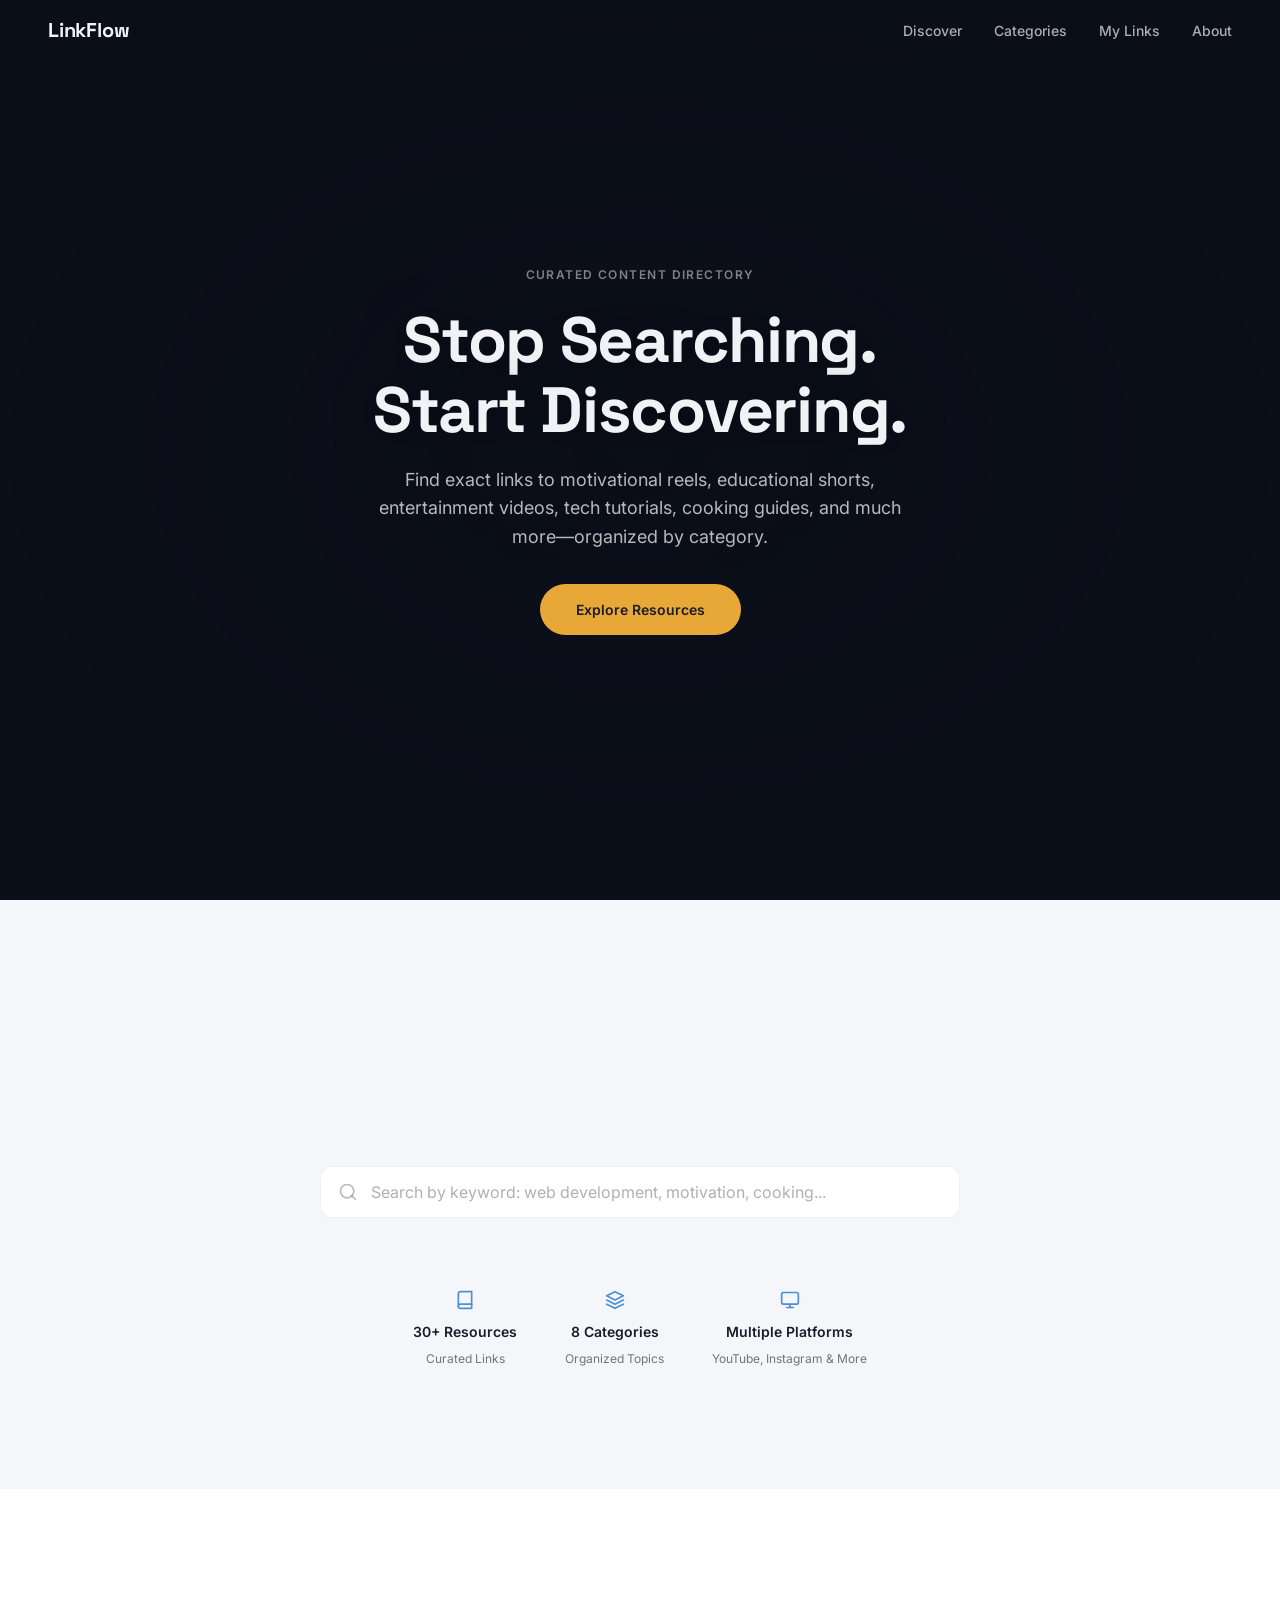
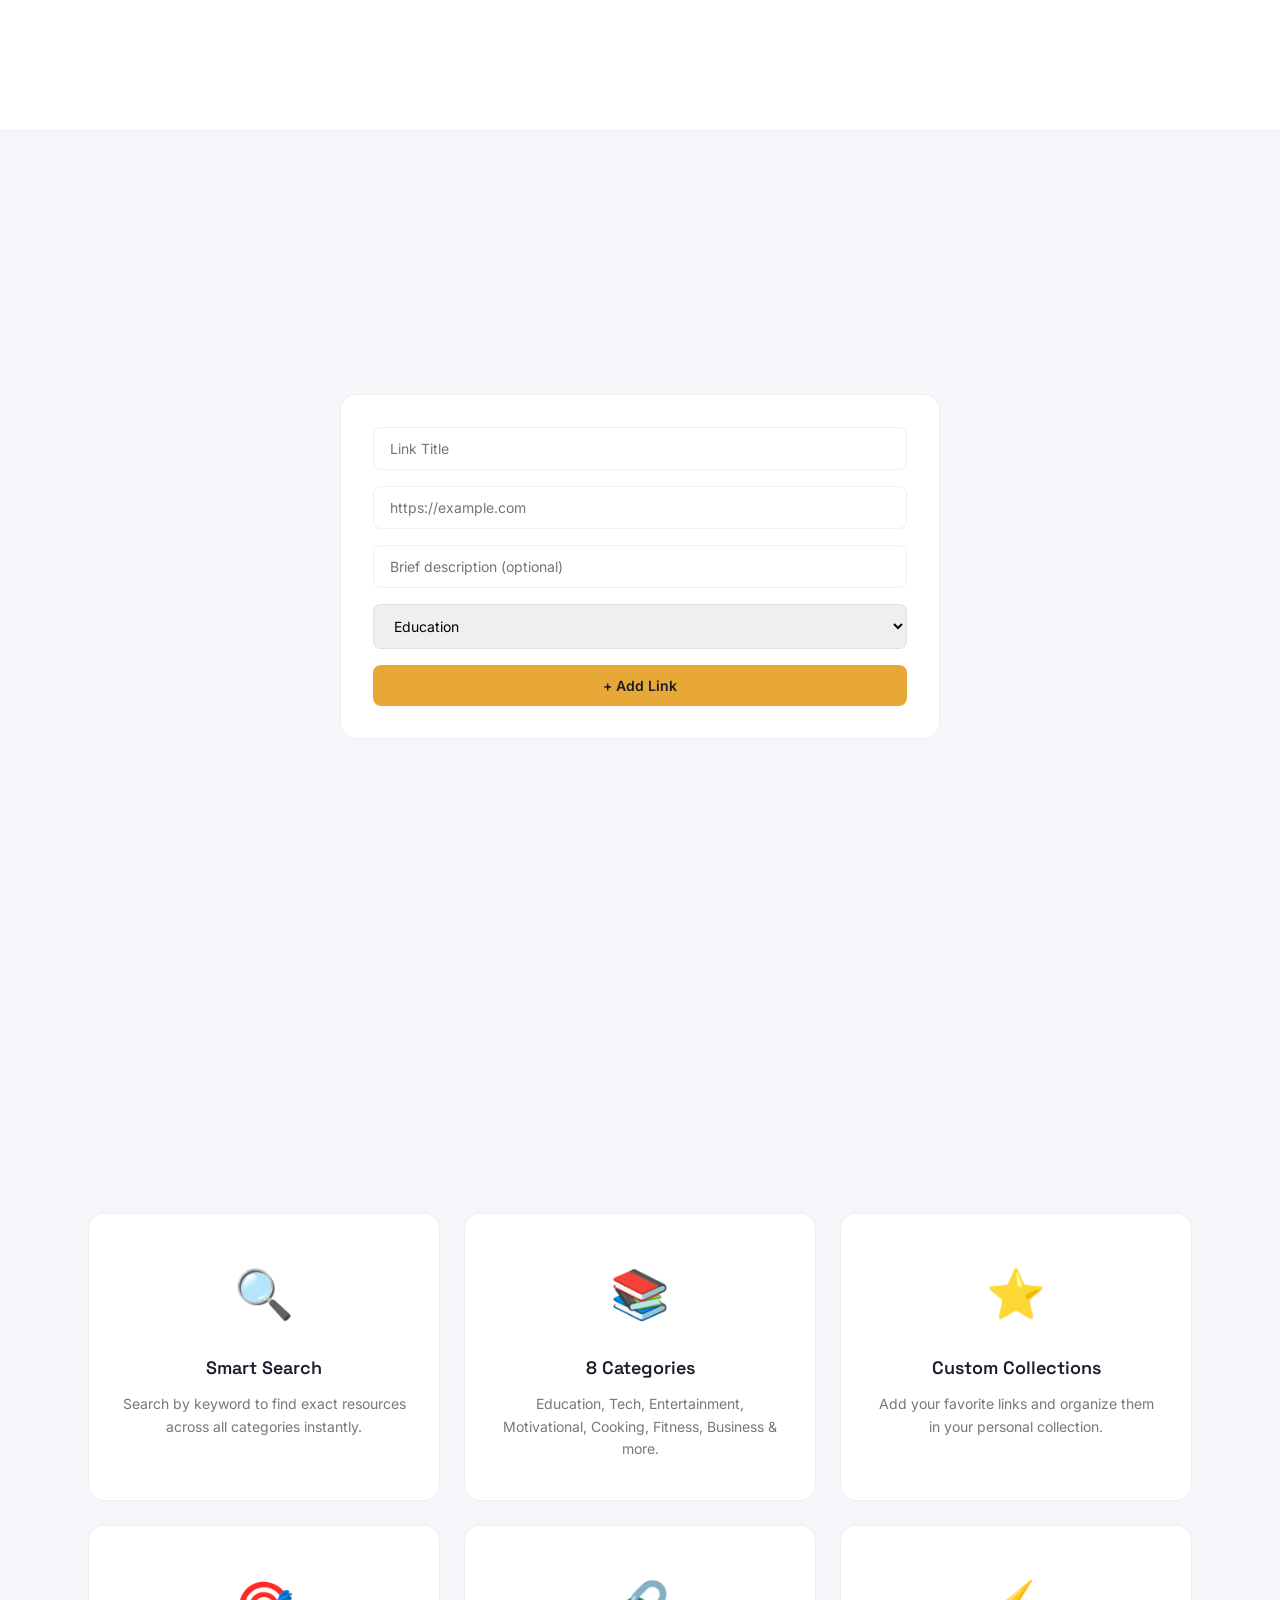
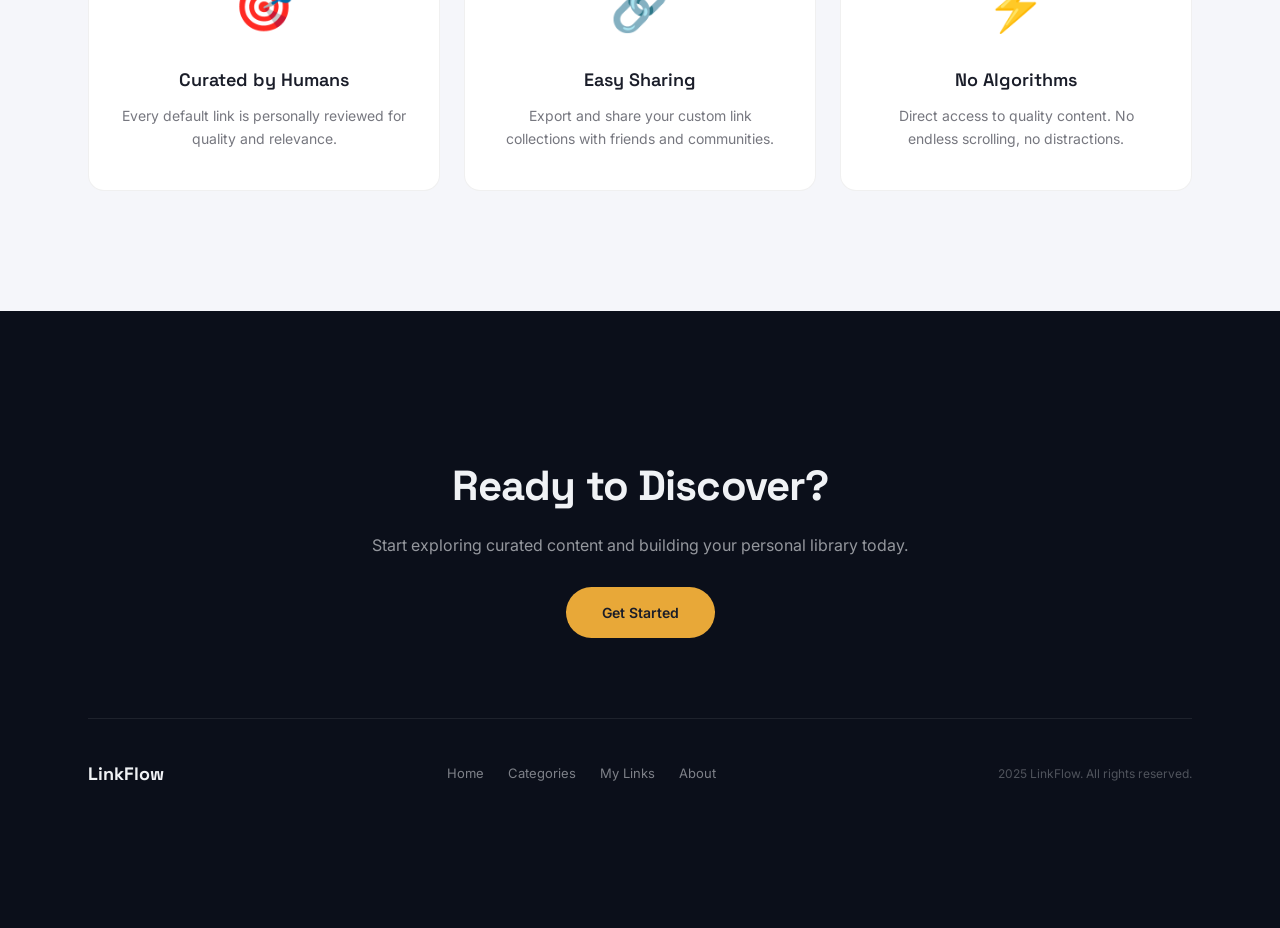
<file: index.html>
<!DOCTYPE html>
<html lang="en">
<head>
  <meta charset="UTF-8">
  <meta name="viewport" content="width=device-width, initial-scale=1.0">
  <title>LinkFlow - Stop Searching. Start Discovering.</title>
  <meta name="description" content="Hand-picked links from YouTube and Instagram, organized by category. No algorithms. No endless scrolling. Just quality content.">

  <!-- Fonts -->
  <link rel="preconnect" href="https://fonts.googleapis.com">
  <link rel="preconnect" href="https://fonts.gstatic.com" crossorigin>
  <link href="https://fonts.googleapis.com/css2?family=Space+Grotesk:wght@400;500;600;700&family=Inter:wght@400;500;600&display=swap" rel="stylesheet">

  <!-- Styles -->
  <link rel="stylesheet" href="css/style.css">
</head>
<body>

  <!-- ========== NAVIGATION ========== -->
  <nav class="navbar" id="navbar">
    <div class="nav-brand">LinkFlow</div>
    <ul class="nav-links" id="nav-links">
      <li><a href="#hero">Discover</a></li>
      <li><a href="#browse">Categories</a></li>
      <li><a href="#custom-links-section">My Links</a></li>
      <li><a href="#how-it-works">About</a></li>
    </ul>
    <button class="nav-toggle" id="nav-toggle" aria-label="Toggle navigation menu">
      <span></span>
      <span></span>
      <span></span>
    </button>
  </nav>

  <!-- ========== HERO SECTION ========== -->
  <section class="hero" id="hero">
    <canvas id="hero-canvas"></canvas>
    <div class="hero-overlay"></div>
    <div class="hero-content">
      <p class="hero-eyebrow">Curated Content Directory</p>
      <h1 class="hero-headline">Stop Searching. Start Discovering.</h1>
      <p class="hero-subtitle">
        Find exact links to motivational reels, educational shorts, entertainment videos, tech tutorials, cooking guides, and much more—organized by category.
      </p>
      <a href="#browse" class="hero-cta">Explore Resources</a>
    </div>
  </section>

  <!-- ========== CONTENT BAND 1: CATEGORY FILTERS & SEARCH ========== -->
  <section class="content-band content-band-light" id="browse">
    <div class="container">
      <div class="section-header">
        <h2 class="section-title">Browse by Category</h2>
        <p class="section-subtitle">Search and filter to find exactly what you need</p>
      </div>

      <!-- Search Bar -->
      <div class="search-wrapper">
        <svg class="search-icon" width="20" height="20" viewBox="0 0 24 24" fill="none" stroke="currentColor" stroke-width="2" stroke-linecap="round" stroke-linejoin="round">
          <circle cx="11" cy="11" r="8"></circle>
          <line x1="21" y1="21" x2="16.65" y2="16.65"></line>
        </svg>
        <input 
          type="text" 
          class="search-input" 
          id="search-input" 
          placeholder="Search by keyword: web development, motivation, cooking..."
          aria-label="Search resources"
        >
      </div>

      <!-- Category Chips -->
      <div class="category-chips" id="category-chips">
        <!-- Chips rendered by JavaScript -->
      </div>

      <!-- Stats Row -->
      <div class="stats-row">
        <div class="stat-item">
          <svg width="20" height="20" viewBox="0 0 24 24" fill="none" stroke="currentColor" stroke-width="2" stroke-linecap="round" stroke-linejoin="round">
            <path d="M4 19.5A2.5 2.5 0 0 1 6.5 17H20"></path>
            <path d="M6.5 2H20v20H6.5A2.5 2.5 0 0 1 4 19.5v-15A2.5 2.5 0 0 1 6.5 2z"></path>
          </svg>
          <span class="stat-value" id="stat-resources">30+ Resources</span>
          <span class="stat-label">Curated Links</span>
        </div>
        <div class="stat-item">
          <svg width="20" height="20" viewBox="0 0 24 24" fill="none" stroke="currentColor" stroke-width="2" stroke-linecap="round" stroke-linejoin="round">
            <polygon points="12 2 2 7 12 12 22 7 12 2"></polygon>
            <polyline points="2 17 12 22 22 17"></polyline>
            <polyline points="2 12 12 17 22 12"></polyline>
          </svg>
          <span class="stat-value">8 Categories</span>
          <span class="stat-label">Organized Topics</span>
        </div>
        <div class="stat-item">
          <svg width="20" height="20" viewBox="0 0 24 24" fill="none" stroke="currentColor" stroke-width="2" stroke-linecap="round" stroke-linejoin="round">
            <rect x="2" y="3" width="20" height="14" rx="2" ry="2"></rect>
            <line x1="8" y1="21" x2="16" y2="21"></line>
            <line x1="12" y1="17" x2="12" y2="21"></line>
          </svg>
          <span class="stat-value">Multiple Platforms</span>
          <span class="stat-label">YouTube, Instagram & More</span>
        </div>
      </div>
    </div>
  </section>

  <!-- ========== CONTENT BAND 2: RESOURCE CARDS ========== -->
  <section class="content-band content-band-white" id="resources">
    <div class="container">
      <div class="cards-grid" id="cards-grid">
        <!-- Resource cards rendered by JavaScript -->
      </div>

      <!-- No results message -->
      <div class="no-results" id="no-results" style="display: none;">
        <svg width="48" height="48" viewBox="0 0 24 24" fill="none" stroke="currentColor" stroke-width="1.5" stroke-linecap="round" stroke-linejoin="round">
          <circle cx="11" cy="11" r="8"></circle>
          <line x1="21" y1="21" x2="16.65" y2="16.65"></line>
        </svg>
        <h3>No resources found</h3>
        <p>Try adjusting your search or filter to find what you're looking for.</p>
      </div>
    </div>
  </section>

  <!-- ========== CUSTOM LINKS SECTION ========== -->
  <section class="content-band content-band-light" id="custom-links-section">
    <div class="container">
      <div class="section-header">
        <h2 class="section-title">My Custom Links</h2>
        <p class="section-subtitle">Add your favorite links and share them with others</p>
      </div>

      <!-- Add Link Form -->
      <div class="add-link-form-wrapper">
        <form id="add-link-form" class="add-link-form">
          <div class="form-group">
            <input type="text" id="custom-title" placeholder="Link Title" required>
          </div>
          <div class="form-group">
            <input type="url" id="custom-url" placeholder="https://example.com" required>
          </div>
          <div class="form-group">
            <input type="text" id="custom-description" placeholder="Brief description (optional)">
          </div>
          <div class="form-group">
            <select id="custom-category">
              <option value="Education">Education</option>
              <option value="Tech">Tech</option>
              <option value="Entertainment">Entertainment</option>
              <option value="Motivational">Motivational</option>
              <option value="Cooking">Cooking</option>
              <option value="Fitness">Fitness</option>
              <option value="Business">Business</option>
              <option value="Other">Other</option>
            </select>
          </div>
          <button type="submit" class="btn-add-link">+ Add Link</button>
        </form>
      </div>

      <!-- Custom Links Display -->
      <div class="custom-links-grid" id="custom-links-grid">
        <!-- Custom links rendered by JavaScript -->
      </div>

      <!-- Share Custom Links -->
      <div class="share-section" id="share-section" style="display: none;">
        <button id="export-links-btn" class="btn-export">📥 Export My Links</button>
        <button id="share-links-btn" class="btn-share">🔗 Get Share Link</button>
      </div>
    </div>
  </section>

  <!-- ========== CONTENT BAND 3: HOW IT WORKS ========== -->
  <section class="content-band content-band-light" id="how-it-works">
    <div class="container">
      <div class="section-header">
        <h2 class="section-title">How LinkFlow Works</h2>
        <p class="section-subtitle">Smart search, organized categories, and custom collections</p>
      </div>

      <div class="features-grid">
        <div class="feature-card">
          <div class="feature-icon">🔍</div>
          <h3 class="feature-title">Smart Search</h3>
          <p class="feature-description">Search by keyword to find exact resources across all categories instantly.</p>
        </div>

        <div class="feature-card">
          <div class="feature-icon">📚</div>
          <h3 class="feature-title">8 Categories</h3>
          <p class="feature-description">Education, Tech, Entertainment, Motivational, Cooking, Fitness, Business & more.</p>
        </div>

        <div class="feature-card">
          <div class="feature-icon">⭐</div>
          <h3 class="feature-title">Custom Collections</h3>
          <p class="feature-description">Add your favorite links and organize them in your personal collection.</p>
        </div>

        <div class="feature-card">
          <div class="feature-icon">🎯</div>
          <h3 class="feature-title">Curated by Humans</h3>
          <p class="feature-description">Every default link is personally reviewed for quality and relevance.</p>
        </div>

        <div class="feature-card">
          <div class="feature-icon">🔗</div>
          <h3 class="feature-title">Easy Sharing</h3>
          <p class="feature-description">Export and share your custom link collections with friends and communities.</p>
        </div>

        <div class="feature-card">
          <div class="feature-icon">⚡</div>
          <h3 class="feature-title">No Algorithms</h3>
          <p class="feature-description">Direct access to quality content. No endless scrolling, no distractions.</p>
        </div>
      </div>
    </div>
  </section>

  <!-- ========== FOOTER ========== -->
  <footer class="content-band content-band-dark" id="footer">
    <div class="container">
      <div class="cta-section">
        <h2 class="cta-title">Ready to Discover?</h2>
        <p class="cta-subtitle">Start exploring curated content and building your personal library today.</p>
        <a href="#browse" class="cta-button">Get Started</a>
      </div>

      <div class="footer-divider"></div>

      <div class="footer-row">
        <div class="footer-brand">LinkFlow</div>
        <div class="footer-links">
          <a href="#hero">Home</a>
          <a href="#browse">Categories</a>
          <a href="#custom-links-section">My Links</a>
          <a href="#how-it-works">About</a>
        </div>
        <div class="footer-copyright">2025 LinkFlow. All rights reserved.</div>
      </div>
    </div>
  </footer>

  <!-- ========== SCRIPTS ========== -->
  <!-- Load Three.js from CDN -->
  <script type="importmap">
  {
    "imports": {
      "three": "https://unpkg.com/three@0.160.0/build/three.module.js",
      "three/addons/": "https://unpkg.com/three@0.160.0/examples/jsm/"
    }
  }
  </script>

  <!-- Resources Data -->
  <script src="js/resources.js"></script>

  <!-- Utility Functions -->
  <script src="js/utils.js"></script>

  <!-- Main Application Script -->
  <script src="js/script.js"></script>
</body>
</html>
</file>
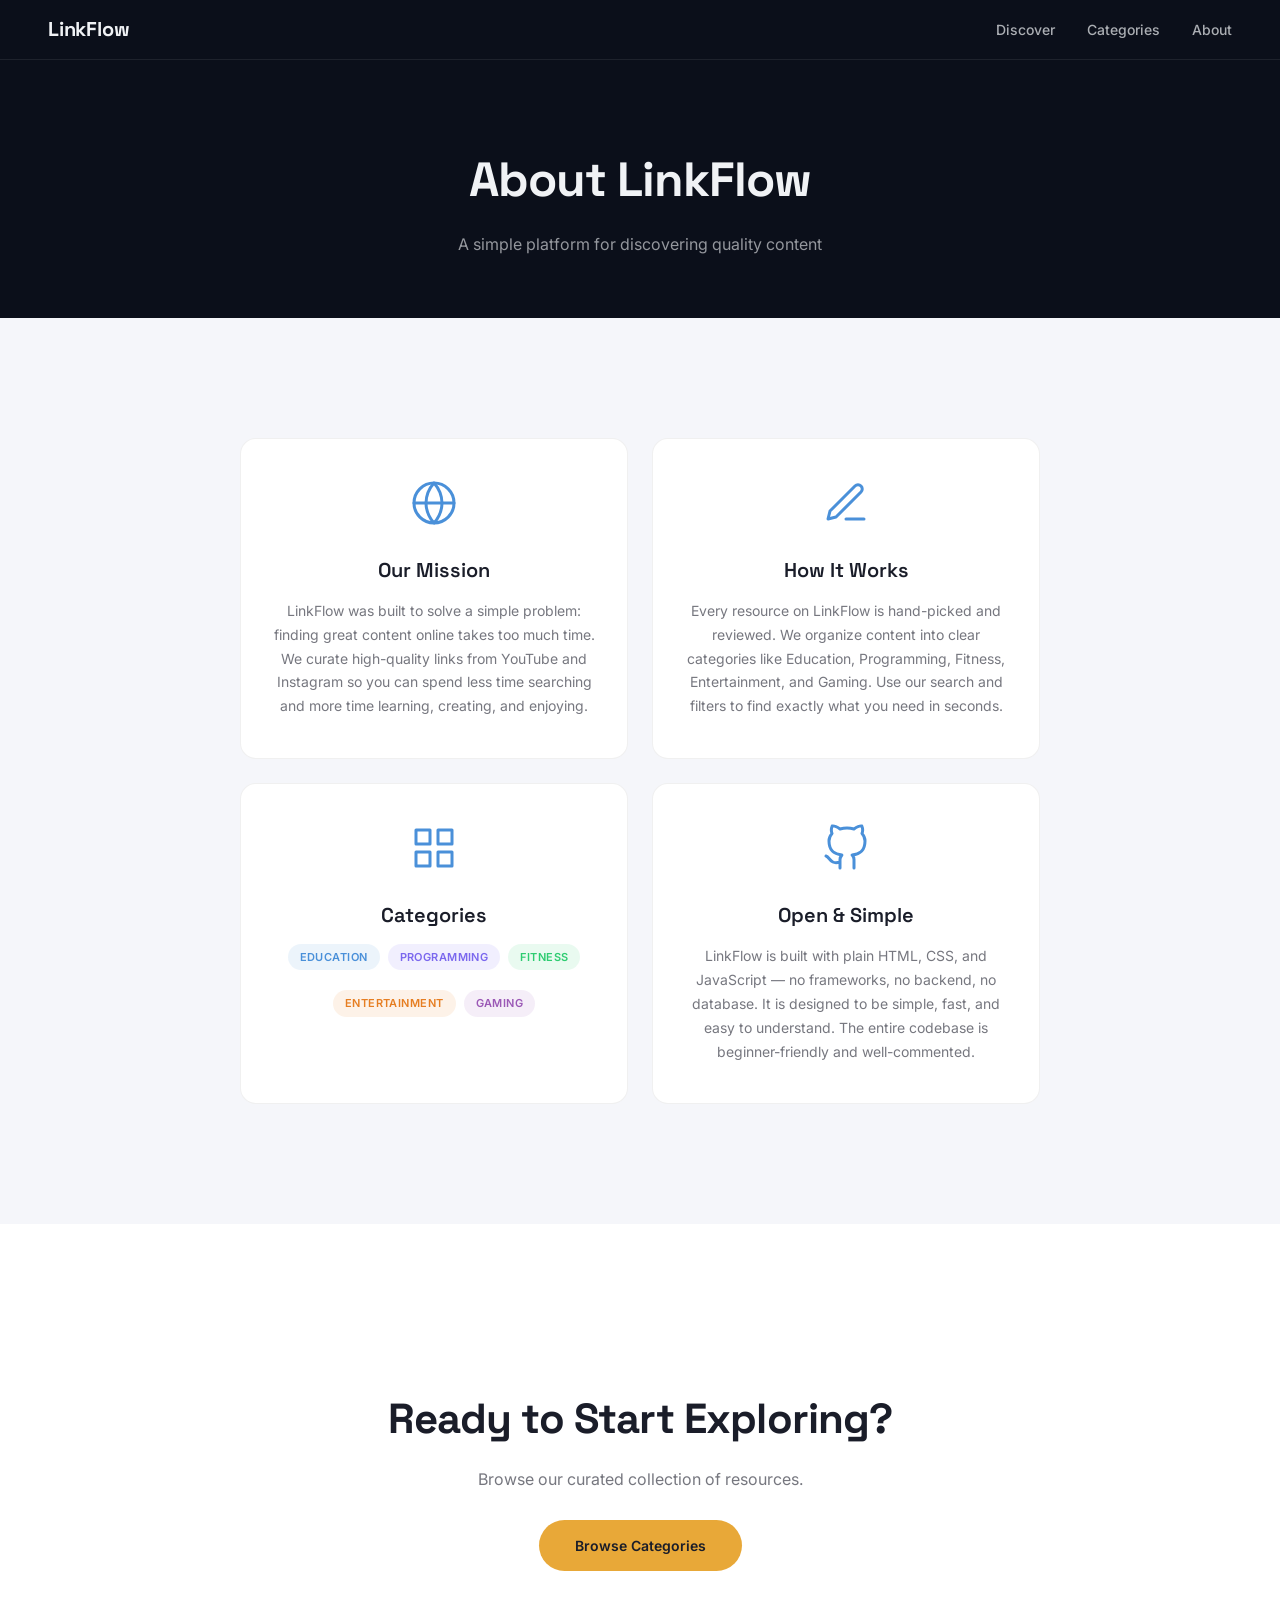
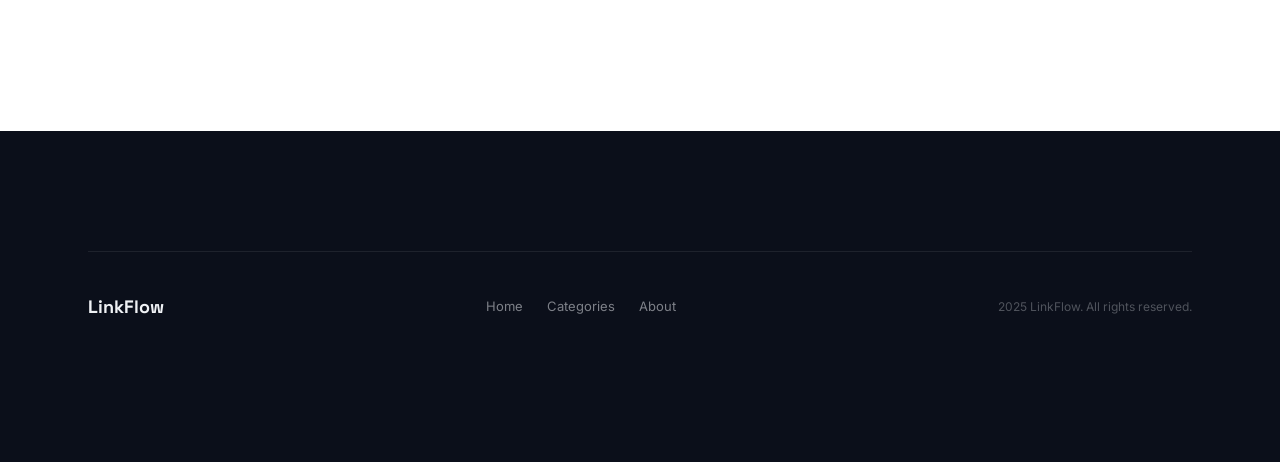
<file: pages/about.html>
<!DOCTYPE html>
<html lang="en">
<head>
  <meta charset="UTF-8">
  <meta name="viewport" content="width=device-width, initial-scale=1.0">
  <title>About - LinkFlow</title>
  <meta name="description" content="Learn about LinkFlow, a curated content discovery platform. Hand-picked links from YouTube and Instagram, organized by category.">

  <!-- Fonts -->
  <link rel="preconnect" href="https://fonts.googleapis.com">
  <link rel="preconnect" href="https://fonts.gstatic.com" crossorigin>
  <link href="https://fonts.googleapis.com/css2?family=Space+Grotesk:wght@400;500;600;700&family=Inter:wght@400;500;600&display=swap" rel="stylesheet">

  <!-- Styles -->
  <link rel="stylesheet" href="../style.css">
</head>
<body>

  <!-- ========== NAVIGATION ========== -->
  <nav class="navbar navbar-solid" id="navbar">
    <a href="../index.html" class="nav-brand">LinkFlow</a>
    <ul class="nav-links" id="nav-links">
      <li><a href="../index.html">Discover</a></li>
      <li><a href="categories.html">Categories</a></li>
      <li><a href="about.html">About</a></li>
    </ul>
    <button class="nav-toggle" id="nav-toggle" aria-label="Toggle navigation menu">
      <span></span>
      <span></span>
      <span></span>
    </button>
  </nav>

  <!-- ========== PAGE HEADER ========== -->
  <section class="page-header">
    <div class="container">
      <h1 class="page-title">About LinkFlow</h1>
      <p class="page-subtitle">A simple platform for discovering quality content</p>
    </div>
  </section>

  <!-- ========== ABOUT CONTENT ========== -->
  <section class="content-band content-band-light">
    <div class="container">
      <div class="about-grid">
        <!-- Mission Card -->
        <div class="about-card">
          <div class="about-icon">
            <svg width="48" height="48" viewBox="0 0 24 24" fill="none" stroke="currentColor" stroke-width="1.5" stroke-linecap="round" stroke-linejoin="round">
              <circle cx="12" cy="12" r="10"></circle>
              <line x1="2" y1="12" x2="22" y2="12"></line>
              <path d="M12 2a15.3 15.3 0 0 1 4 10 15.3 15.3 0 0 1-4 10 15.3 15.3 0 0 1-4-10 15.3 15.3 0 0 1 4-10z"></path>
            </svg>
          </div>
          <h3 class="about-card-title">Our Mission</h3>
          <p class="about-card-text">
            LinkFlow was built to solve a simple problem: finding great content online takes too much time. 
            We curate high-quality links from YouTube and Instagram so you can spend less time searching 
            and more time learning, creating, and enjoying.
          </p>
        </div>

        <!-- How It Works Card -->
        <div class="about-card">
          <div class="about-icon">
            <svg width="48" height="48" viewBox="0 0 24 24" fill="none" stroke="currentColor" stroke-width="1.5" stroke-linecap="round" stroke-linejoin="round">
              <path d="M12 20h9"></path>
              <path d="M16.5 3.5a2.121 2.121 0 0 1 3 3L7 19l-4 1 1-4L16.5 3.5z"></path>
            </svg>
          </div>
          <h3 class="about-card-title">How It Works</h3>
          <p class="about-card-text">
            Every resource on LinkFlow is hand-picked and reviewed. We organize content into clear 
            categories like Education, Programming, Fitness, Entertainment, and Gaming. Use our search 
            and filters to find exactly what you need in seconds.
          </p>
        </div>

        <!-- Categories Card -->
        <div class="about-card">
          <div class="about-icon">
            <svg width="48" height="48" viewBox="0 0 24 24" fill="none" stroke="currentColor" stroke-width="1.5" stroke-linecap="round" stroke-linejoin="round">
              <rect x="3" y="3" width="7" height="7"></rect>
              <rect x="14" y="3" width="7" height="7"></rect>
              <rect x="14" y="14" width="7" height="7"></rect>
              <rect x="3" y="14" width="7" height="7"></rect>
            </svg>
          </div>
          <h3 class="about-card-title">Categories</h3>
          <div class="category-list">
            <span class="category-tag" style="background: rgba(74,144,217,0.1); color: #4A90D9;">Education</span>
            <span class="category-tag" style="background: rgba(123,104,238,0.1); color: #7B68EE;">Programming</span>
            <span class="category-tag" style="background: rgba(46,204,113,0.1); color: #2ECC71;">Fitness</span>
            <span class="category-tag" style="background: rgba(230,126,34,0.1); color: #E67E22;">Entertainment</span>
            <span class="category-tag" style="background: rgba(155,89,182,0.1); color: #9B59B6;">Gaming</span>
          </div>
        </div>

        <!-- Open Source Card -->
        <div class="about-card">
          <div class="about-icon">
            <svg width="48" height="48" viewBox="0 0 24 24" fill="none" stroke="currentColor" stroke-width="1.5" stroke-linecap="round" stroke-linejoin="round">
              <path d="M9 19c-5 1.5-5-2.5-7-3m14 6v-3.87a3.37 3.37 0 0 0-.94-2.61c3.14-.35 6.44-1.54 6.44-7A5.44 5.44 0 0 0 20 4.77 5.07 5.07 0 0 0 19.91 1S18.73.65 16 2.48a13.38 13.38 0 0 0-7 0C6.27.65 5.09 1 5.09 1A5.07 5.07 0 0 0 5 4.77a5.44 5.44 0 0 0-1.5 3.78c0 5.42 3.3 6.61 6.44 7A3.37 3.37 0 0 0 9 18.13V22"></path>
            </svg>
          </div>
          <h3 class="about-card-title">Open & Simple</h3>
          <p class="about-card-text">
            LinkFlow is built with plain HTML, CSS, and JavaScript — no frameworks, no backend, no database. 
            It is designed to be simple, fast, and easy to understand. The entire codebase is beginner-friendly 
            and well-commented.
          </p>
        </div>
      </div>
    </div>
  </section>

  <!-- ========== CTA SECTION ========== -->
  <section class="content-band content-band-white">
    <div class="container">
      <div class="cta-section" style="padding: 40px 0;">
        <h2 class="cta-title" style="color: #1A1D29;">Ready to Start Exploring?</h2>
        <p class="cta-subtitle" style="color: rgba(26,29,41,0.6);">Browse our curated collection of resources.</p>
        <a href="categories.html" class="cta-button">Browse Categories</a>
      </div>
    </div>
  </section>

  <!-- ========== FOOTER ========== -->
  <footer class="content-band content-band-dark">
    <div class="container">
      <div class="footer-divider" style="margin-top: 0;"></div>
      <div class="footer-row">
        <a href="../index.html" class="footer-brand">LinkFlow</a>
        <div class="footer-links">
          <a href="../index.html">Home</a>
          <a href="categories.html">Categories</a>
          <a href="about.html">About</a>
        </div>
        <div class="footer-copyright">2025 LinkFlow. All rights reserved.</div>
      </div>
    </div>
  </footer>

  <!-- ========== SCRIPTS ========== -->
  <script>
    // Mobile navigation toggle
    document.addEventListener('DOMContentLoaded', function() {
      const navToggle = document.getElementById('nav-toggle');
      const navLinks = document.getElementById('nav-links');
      
      if (navToggle) {
        navToggle.addEventListener('click', function() {
          navLinks.classList.toggle('nav-links-active');
          navToggle.classList.toggle('nav-toggle-active');
        });
      }
    });
  </script>
</body>
</html>
</file>
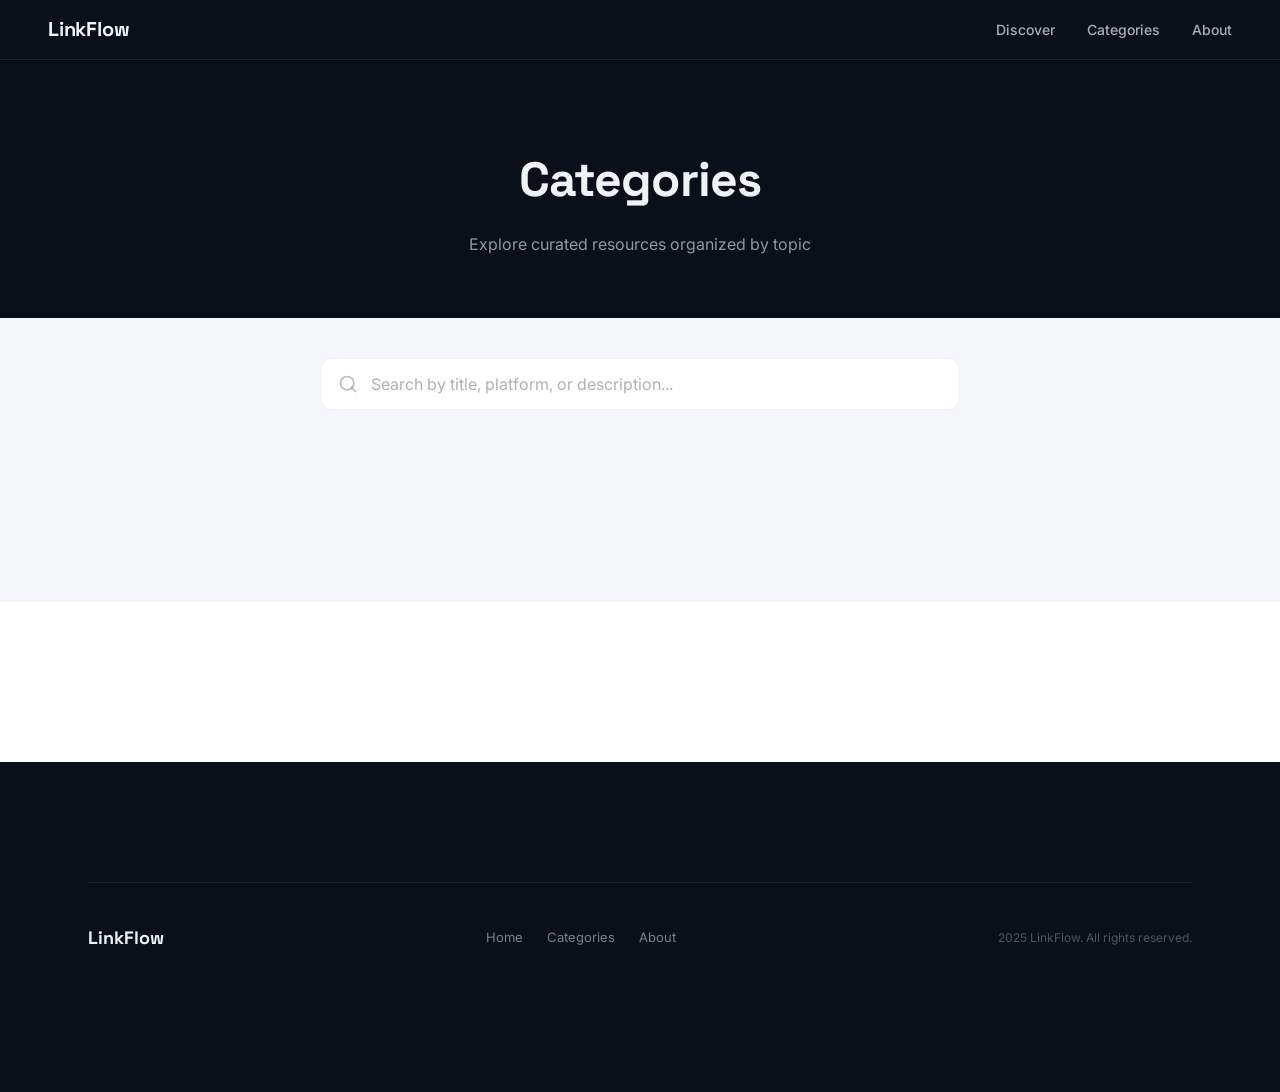
<file: pages/categories.html>
<!DOCTYPE html>
<html lang="en">
<head>
  <meta charset="UTF-8">
  <meta name="viewport" content="width=device-width, initial-scale=1.0">
  <title>Categories - LinkFlow</title>
  <meta name="description" content="Browse curated content by category on LinkFlow. Education, Programming, Fitness, Entertainment, and Gaming.">

  <!-- Fonts -->
  <link rel="preconnect" href="https://fonts.googleapis.com">
  <link rel="preconnect" href="https://fonts.gstatic.com" crossorigin>
  <link href="https://fonts.googleapis.com/css2?family=Space+Grotesk:wght@400;500;600;700&family=Inter:wght@400;500;600&display=swap" rel="stylesheet">

  <!-- Styles -->
  <link rel="stylesheet" href="../style.css">
</head>
<body>

  <!-- ========== NAVIGATION ========== -->
  <nav class="navbar navbar-solid" id="navbar">
    <a href="../index.html" class="nav-brand">LinkFlow</a>
    <ul class="nav-links" id="nav-links">
      <li><a href="../index.html">Discover</a></li>
      <li><a href="categories.html">Categories</a></li>
      <li><a href="about.html">About</a></li>
    </ul>
    <button class="nav-toggle" id="nav-toggle" aria-label="Toggle navigation menu">
      <span></span>
      <span></span>
      <span></span>
    </button>
  </nav>

  <!-- ========== PAGE HEADER ========== -->
  <section class="page-header">
    <div class="container">
      <h1 class="page-title">Categories</h1>
      <p class="page-subtitle">Explore curated resources organized by topic</p>
    </div>
  </section>

  <!-- ========== SEARCH & FILTERS ========== -->
  <section class="content-band content-band-light" style="padding-top: 40px;">
    <div class="container">
      <!-- Search Bar -->
      <div class="search-wrapper">
        <svg class="search-icon" width="20" height="20" viewBox="0 0 24 24" fill="none" stroke="currentColor" stroke-width="2" stroke-linecap="round" stroke-linejoin="round">
          <circle cx="11" cy="11" r="8"></circle>
          <line x1="21" y1="21" x2="16.65" y2="16.65"></line>
        </svg>
        <input 
          type="text" 
          class="search-input" 
          id="search-input" 
          placeholder="Search by title, platform, or description..."
          aria-label="Search resources"
        >
      </div>

      <!-- Category Chips -->
      <div class="category-chips" id="category-chips">
        <!-- Chips rendered by JavaScript -->
      </div>
    </div>
  </section>

  <!-- ========== RESOURCE CARDS ========== -->
  <section class="content-band content-band-white" style="padding-top: 40px;">
    <div class="container">
      <div class="cards-grid" id="cards-grid">
        <!-- Resource cards rendered by JavaScript -->
      </div>

      <!-- No results message (hidden by default) -->
      <div class="no-results" id="no-results" style="display: none;">
        <svg width="48" height="48" viewBox="0 0 24 24" fill="none" stroke="currentColor" stroke-width="1.5" stroke-linecap="round" stroke-linejoin="round">
          <circle cx="11" cy="11" r="8"></circle>
          <line x1="21" y1="21" x2="16.65" y2="16.65"></line>
        </svg>
        <h3>No resources found</h3>
        <p>Try adjusting your search or filter to find what you're looking for.</p>
      </div>
    </div>
  </section>

  <!-- ========== FOOTER ========== -->
  <footer class="content-band content-band-dark">
    <div class="container">
      <div class="footer-divider" style="margin-top: 0;"></div>
      <div class="footer-row">
        <a href="../index.html" class="footer-brand">LinkFlow</a>
        <div class="footer-links">
          <a href="../index.html">Home</a>
          <a href="categories.html">Categories</a>
          <a href="about.html">About</a>
        </div>
        <div class="footer-copyright">2025 LinkFlow. All rights reserved.</div>
      </div>
    </div>
  </footer>

  <!-- ========== SCRIPTS ========== -->
  <script src="../resources.js"></script>
  <script src="../script.js"></script>
  <script>
    // Initialize the page when DOM is loaded
    document.addEventListener('DOMContentLoaded', function() {
      // Render category chips
      renderCategoryChips();
      
      // Render all resource cards
      renderCards(resources);
      
      // Setup search functionality
      setupSearch();
      
      // Setup navigation toggle
      setupNavToggle();
    });
  </script>
</body>
</html>
</file>
<file: css/style.css>
/* ============================================================
   LinkFlow - Main Stylesheet
   Clean, modern, minimal design with responsive layout.
   Uses CSS custom properties for easy theming.
   ============================================================ */

/* ---------- CSS Custom Properties (Variables) ---------- */
:root {
  /* Colors */
  --color-bg-dark: #0B0F1A;
  --color-bg-light: #F5F6FA;
  --color-bg-white: #FFFFFF;
  --color-text-light: #F0F2F5;
  --color-text-dark: #1A1D29;
  --color-text-muted: rgba(26, 29, 41, 0.6);
  --color-text-muted-light: rgba(240, 242, 245, 0.6);
  --color-accent-blue: #4A90D9;
  --color-accent-amber: #E8A838;
  --color-accent-amber-hover: #F0B84A;
  --color-card-dark: #141B2D;
  --color-border-dark: rgba(255, 255, 255, 0.08);
  --color-border-light: rgba(0, 0, 0, 0.06);
  --color-border-focus: rgba(74, 144, 217, 0.2);
  --color-shadow: rgba(0, 0, 0, 0.08);

  /* Platform colors */
  --color-youtube: #FF0000;
  --color-instagram: #E4405F;

  /* Category colors */
  --color-education: #4A90D9;
  --color-tech: #7B68EE;
  --color-entertainment: #E67E22;
  --color-motivational: #FF6B6B;
  --color-cooking: #F38181;
  --color-fitness: #2ECC71;
  --color-business: #3498DB;
  --color-other: #95A5A6;

  /* Typography */
  --font-headline: 'Space Grotesk', sans-serif;
  --font-body: 'Inter', sans-serif;

  /* Spacing */
  --max-width: 1200px;
  --section-padding: 120px;
  --container-padding: 48px;

  /* Transitions */
  --transition-fast: all 0.2s ease;
  --transition-medium: all 0.3s ease;
  --transition-slow: all 0.6s cubic-bezier(0.16, 1, 0.3, 1);
}

/* ---------- Reset & Base Styles ---------- */
*, *::before, *::after {
  margin: 0;
  padding: 0;
  box-sizing: border-box;
}

html {
  scroll-behavior: smooth;
}

body {
  font-family: var(--font-body);
  font-size: 16px;
  font-weight: 400;
  line-height: 1.65;
  color: var(--color-text-dark);
  background-color: var(--color-bg-dark);
  overflow-x: hidden;
  -webkit-font-smoothing: antialiased;
  -moz-osx-font-smoothing: grayscale;
}

a {
  color: inherit;
  text-decoration: none;
}

button {
  cursor: pointer;
  border: none;
  background: none;
  font-family: inherit;
}

img {
  max-width: 100%;
  height: auto;
  display: block;
}

input, select, textarea {
  font-family: inherit;
}

/* ---------- Container ---------- */
.container {
  max-width: var(--max-width);
  margin: 0 auto;
  padding: 0 var(--container-padding);
}

/* ---------- Navigation ---------- */
.navbar {
  position: fixed;
  top: 0;
  left: 0;
  right: 0;
  height: 60px;
  display: flex;
  align-items: center;
  justify-content: space-between;
  padding: 0 var(--container-padding);
  z-index: 1000;
  background: rgba(11, 15, 26, 0.85);
  backdrop-filter: blur(12px);
  -webkit-backdrop-filter: blur(12px);
  transition: var(--transition-medium);
}

.navbar-solid {
  background: var(--color-bg-dark);
  border-bottom: 1px solid var(--color-border-dark);
}

.nav-brand {
  font-family: var(--font-headline);
  font-size: 20px;
  font-weight: 700;
  color: var(--color-text-light);
  letter-spacing: -0.01em;
}

.nav-links {
  display: flex;
  list-style: none;
  gap: 32px;
}

.nav-links a {
  font-family: var(--font-body);
  font-size: 14px;
  font-weight: 500;
  color: rgba(240, 242, 245, 0.7);
  transition: var(--transition-fast);
  position: relative;
}

.nav-links a::after {
  content: '';
  position: absolute;
  bottom: -4px;
  left: 0;
  width: 0;
  height: 2px;
  background: var(--color-accent-blue);
  transition: width 0.25s ease;
}

.nav-links a:hover {
  color: var(--color-text-light);
}

.nav-links a:hover::after {
  width: 100%;
}

/* Mobile Navigation Toggle */
.nav-toggle {
  display: none;
  flex-direction: column;
  gap: 5px;
  padding: 4px;
  z-index: 1001;
}

.nav-toggle span {
  display: block;
  width: 24px;
  height: 2px;
  background: var(--color-text-light);
  transition: var(--transition-fast);
}

.nav-toggle-active span:nth-child(1) {
  transform: rotate(45deg) translate(5px, 5px);
}

.nav-toggle-active span:nth-child(2) {
  opacity: 0;
}

.nav-toggle-active span:nth-child(3) {
  transform: rotate(-45deg) translate(5px, -5px);
}

/* ---------- Hero Section ---------- */
.hero {
  position: relative;
  width: 100vw;
  height: 100vh;
  display: flex;
  align-items: center;
  justify-content: center;
  overflow: hidden;
}

#hero-canvas {
  position: fixed;
  top: 0;
  left: 0;
  width: 100%;
  height: 100%;
  z-index: 0;
}

.hero-overlay {
  position: absolute;
  top: 0;
  left: 0;
  width: 100%;
  height: 100%;
  background: radial-gradient(ellipse at center, rgba(11, 15, 26, 0.3) 0%, transparent 70%);
  z-index: 1;
  pointer-events: none;
}

.hero-content {
  position: relative;
  z-index: 2;
  text-align: center;
  max-width: 640px;
  padding: 0 24px;
  opacity: 0;
  transform: translateY(30px);
  animation: heroFadeIn 0.8s cubic-bezier(0.16, 1, 0.3, 1) 0.3s forwards;
}

@keyframes heroFadeIn {
  to {
    opacity: 1;
    transform: translateY(0);
  }
}

.hero-eyebrow {
  font-family: var(--font-body);
  font-size: 12px;
  font-weight: 600;
  letter-spacing: 0.12em;
  text-transform: uppercase;
  color: rgba(240, 242, 245, 0.5);
  margin-bottom: 20px;
  opacity: 0;
  animation: heroFadeIn 0.8s cubic-bezier(0.16, 1, 0.3, 1) 0.2s forwards;
}

.hero-headline {
  font-family: var(--font-headline);
  font-size: 64px;
  font-weight: 700;
  letter-spacing: -0.02em;
  color: var(--color-text-light);
  line-height: 1.1;
  text-shadow: 0 2px 40px rgba(0, 0, 0, 0.6);
  margin-bottom: 20px;
  opacity: 0;
  animation: heroFadeIn 0.8s cubic-bezier(0.16, 1, 0.3, 1) 0.4s forwards;
}

.hero-subtitle {
  font-family: var(--font-body);
  font-size: 18px;
  font-weight: 400;
  color: rgba(240, 242, 245, 0.75);
  line-height: 1.6;
  max-width: 540px;
  margin: 0 auto 32px;
  text-shadow: 0 1px 20px rgba(0, 0, 0, 0.5);
  opacity: 0;
  animation: heroFadeIn 0.8s cubic-bezier(0.16, 1, 0.3, 1) 0.55s forwards;
}

.hero-cta {
  display: inline-block;
  background: var(--color-accent-amber);
  color: var(--color-text-dark);
  padding: 14px 36px;
  border-radius: 50px;
  font-family: var(--font-body);
  font-size: 14px;
  font-weight: 600;
  transition: var(--transition-medium);
  opacity: 0;
  animation: heroFadeIn 0.8s cubic-bezier(0.16, 1, 0.3, 1) 0.7s forwards;
}

.hero-cta:hover {
  background: var(--color-accent-amber-hover);
  transform: scale(1.04);
}

/* ---------- Content Bands ---------- */
.content-band {
  position: relative;
  z-index: 10;
  padding: var(--section-padding) 0;
}

.content-band-light {
  background: var(--color-bg-light);
}

.content-band-white {
  background: var(--color-bg-white);
}

.content-band-dark {
  background: var(--color-bg-dark);
}

/* ---------- Section Headers ---------- */
.section-header {
  text-align: center;
  margin-bottom: 48px;
  opacity: 0;
  transform: translateY(40px);
  transition: opacity 0.7s ease, transform 0.7s cubic-bezier(0.16, 1, 0.3, 1);
}

.section-header.visible {
  opacity: 1;
  transform: translateY(0);
}

.section-title {
  font-family: var(--font-headline);
  font-size: 36px;
  font-weight: 600;
  color: var(--color-text-dark);
  margin-bottom: 12px;
}

.section-subtitle {
  font-family: var(--font-body);
  font-size: 16px;
  font-weight: 400;
  color: var(--color-text-muted);
  max-width: 480px;
  margin: 0 auto;
}

/* ---------- Search Bar ---------- */
.search-wrapper {
  position: relative;
  max-width: 640px;
  margin: 0 auto 32px;
}

.search-icon {
  position: absolute;
  left: 18px;
  top: 50%;
  transform: translateY(-50%);
  color: rgba(26, 29, 41, 0.3);
  pointer-events: none;
}

.search-input {
  width: 100%;
  height: 52px;
  background: var(--color-bg-white);
  border: 1px solid var(--color-border-light);
  border-radius: 12px;
  padding: 0 20px 0 50px;
  font-family: var(--font-body);
  font-size: 16px;
  color: var(--color-text-dark);
  outline: none;
  transition: var(--transition-fast);
}

.search-input::placeholder {
  color: rgba(26, 29, 41, 0.35);
}

.search-input:focus {
  border-color: var(--color-accent-blue);
  box-shadow: 0 0 0 3px rgba(74, 144, 217, 0.12);
}

/* ---------- Category Chips ---------- */
.category-chips {
  display: flex;
  flex-wrap: wrap;
  justify-content: center;
  gap: 10px;
  margin-bottom: 40px;
}

.chip {
  padding: 10px 24px;
  border-radius: 50px;
  font-family: var(--font-body);
  font-size: 13px;
  font-weight: 500;
  border: 1px solid var(--color-border-light);
  background: var(--color-bg-white);
  color: var(--color-text-dark);
  cursor: pointer;
  transition: var(--transition-fast);
  user-select: none;
  outline: none;
}

.chip:hover {
  background: #F0F2F5;
}

.chip:focus {
  box-shadow: 0 0 0 2px var(--color-accent-blue);
}

.chip.active {
  background: var(--color-text-dark);
  color: var(--color-bg-white);
  border-color: var(--color-text-dark);
}

/* ---------- Stats Row ---------- */
.stats-row {
  display: flex;
  justify-content: center;
  gap: 48px;
  flex-wrap: wrap;
  margin-top: 20px;
}

.stat-item {
  display: flex;
  flex-direction: column;
  align-items: center;
  gap: 6px;
  color: var(--color-text-dark);
}

.stat-item svg {
  color: var(--color-accent-blue);
  margin-bottom: 4px;
}

.stat-value {
  font-family: var(--font-body);
  font-size: 14px;
  font-weight: 600;
  color: var(--color-text-dark);
}

.stat-label {
  font-family: var(--font-body);
  font-size: 12px;
  color: var(--color-text-muted);
}

/* ---------- Cards Grid ---------- */
.cards-grid {
  display: grid;
  grid-template-columns: repeat(3, 1fr);
  gap: 24px;
}

/* ---------- Resource Card ---------- */
.resource-card {
  position: relative;
  background: var(--color-bg-white);
  border: 1px solid var(--color-border-light);
  border-radius: 16px;
  padding: 28px;
  box-shadow: 0 2px 12px rgba(0, 0, 0, 0.04);
  cursor: pointer;
  transition: var(--transition-medium);
  overflow: hidden;
  opacity: 0;
  transform: translateY(50px);
}

.resource-card.visible {
  opacity: 1;
  transform: translateY(0);
  transition: opacity 0.6s ease, transform 0.6s cubic-bezier(0.16, 1, 0.3, 1);
}

.resource-card:hover {
  transform: translateY(-4px);
  box-shadow: 0 8px 32px rgba(0, 0, 0, 0.08);
  border-color: var(--color-border-focus);
}

.resource-card:focus {
  outline: 2px solid var(--color-accent-blue);
  outline-offset: 2px;
}

/* Platform badge */
.platform-badge {
  position: absolute;
  top: 20px;
  right: 20px;
  width: 28px;
  height: 28px;
  border-radius: 50%;
  display: flex;
  align-items: center;
  justify-content: center;
  font-family: var(--font-headline);
  font-size: 12px;
  font-weight: 700;
  color: #FFFFFF;
}

.platform-badge.youtube {
  background: var(--color-youtube);
}

.platform-badge.instagram {
  background: var(--color-instagram);
}

/* Category tag */
.category-tag {
  display: inline-block;
  padding: 4px 12px;
  border-radius: 20px;
  font-family: var(--font-body);
  font-size: 11px;
  font-weight: 600;
  text-transform: uppercase;
  letter-spacing: 0.04em;
  margin-bottom: 12px;
}

/* Card title */
.card-title {
  font-family: var(--font-headline);
  font-size: 18px;
  font-weight: 600;
  color: var(--color-text-dark);
  margin-bottom: 8px;
  line-height: 1.3;
  padding-right: 36px;
}

/* Card description */
.card-description {
  font-family: var(--font-body);
  font-size: 14px;
  font-weight: 400;
  color: var(--color-text-muted);
  line-height: 1.5;
  display: -webkit-box;
  -webkit-line-clamp: 2;
  -webkit-box-orient: vertical;
  overflow: hidden;
  margin-bottom: 16px;
}

/* Card action row */
.card-action {
  display: flex;
  align-items: center;
  justify-content: space-between;
  margin-top: auto;
}

.card-action-link {
  font-family: var(--font-body);
  font-size: 13px;
  font-weight: 600;
  color: var(--color-accent-blue);
  display: flex;
  align-items: center;
  gap: 6px;
  transition: var(--transition-fast);
}

.card-action-link:hover {
  gap: 10px;
}

/* ---------- No Results ---------- */
.no-results {
  text-align: center;
  padding: 60px 20px;
  color: var(--color-text-muted);
}

.no-results svg {
  margin: 0 auto 16px;
  color: rgba(26, 29, 41, 0.2);
}

.no-results h3 {
  font-family: var(--font-headline);
  font-size: 20px;
  font-weight: 600;
  color: var(--color-text-dark);
  margin-bottom: 8px;
}

/* ---------- Add Link Form ---------- */
.add-link-form-wrapper {
  max-width: 600px;
  margin: 0 auto 48px;
  background: var(--color-bg-white);
  border: 1px solid var(--color-border-light);
  border-radius: 16px;
  padding: 32px;
}

.add-link-form {
  display: grid;
  gap: 16px;
}

.form-group {
  display: flex;
  flex-direction: column;
}

.form-group input,
.form-group select {
  padding: 12px 16px;
  border: 1px solid var(--color-border-light);
  border-radius: 8px;
  font-size: 14px;
  transition: var(--transition-fast);
  outline: none;
}

.form-group input:focus,
.form-group select:focus {
  border-color: var(--color-accent-blue);
  box-shadow: 0 0 0 3px rgba(74, 144, 217, 0.12);
}

.btn-add-link {
  padding: 12px 24px;
  background: var(--color-accent-amber);
  color: var(--color-text-dark);
  border-radius: 8px;
  font-weight: 600;
  font-size: 14px;
  transition: var(--transition-fast);
  cursor: pointer;
}

.btn-add-link:hover {
  background: var(--color-accent-amber-hover);
  transform: translateY(-2px);
}

/* ---------- Custom Links Grid ---------- */
.custom-links-grid {
  display: grid;
  grid-template-columns: repeat(3, 1fr);
  gap: 24px;
  margin-bottom: 40px;
}

.custom-link-card {
  background: var(--color-bg-white);
  border: 1px solid var(--color-border-light);
  border-radius: 12px;
  padding: 20px;
  position: relative;
  transition: var(--transition-fast);
}

.custom-link-card:hover {
  box-shadow: 0 8px 24px rgba(0, 0, 0, 0.08);
  transform: translateY(-2px);
}

.custom-link-card-header {
  display: flex;
  justify-content: space-between;
  align-items: flex-start;
  margin-bottom: 12px;
}

.custom-link-category {
  display: inline-block;
  padding: 4px 12px;
  border-radius: 20px;
  font-size: 11px;
  font-weight: 600;
  text-transform: uppercase;
  letter-spacing: 0.04em;
}

.custom-link-delete {
  background: #FF6B6B;
  color: white;
  border: none;
  border-radius: 50%;
  width: 24px;
  height: 24px;
  display: flex;
  align-items: center;
  justify-content: center;
  cursor: pointer;
  font-size: 14px;
  transition: var(--transition-fast);
}

.custom-link-delete:hover {
  background: #FF5252;
}

.custom-link-title {
  font-family: var(--font-headline);
  font-size: 16px;
  font-weight: 600;
  color: var(--color-text-dark);
  margin-bottom: 8px;
  word-break: break-word;
}

.custom-link-description {
  font-size: 13px;
  color: var(--color-text-muted);
  margin-bottom: 12px;
  line-height: 1.4;
}

.custom-link-url {
  font-size: 12px;
  color: var(--color-accent-blue);
  text-decoration: none;
  word-break: break-all;
  display: block;
  margin-bottom: 12px;
  transition: var(--transition-fast);
}

.custom-link-url:hover {
  text-decoration: underline;
}

.custom-link-action {
  display: flex;
  gap: 8px;
}

.btn-open-link {
  flex: 1;
  padding: 8px 12px;
  background: var(--color-accent-blue);
  color: white;
  border: none;
  border-radius: 6px;
  font-size: 12px;
  font-weight: 600;
  cursor: pointer;
  transition: var(--transition-fast);
}

.btn-open-link:hover {
  background: #3A7BC8;
}

/* ---------- Share Section ---------- */
.share-section {
  display: flex;
  gap: 16px;
  justify-content: center;
  padding: 32px 0;
}

.btn-export, .btn-share {
  padding: 12px 32px;
  border: 2px solid var(--color-accent-blue);
  background: transparent;
  color: var(--color-accent-blue);
  border-radius: 50px;
  font-weight: 600;
  font-size: 14px;
  cursor: pointer;
  transition: var(--transition-fast);
}

.btn-export:hover, .btn-share:hover {
  background: var(--color-accent-blue);
  color: white;
}

/* ---------- Feature Cards ---------- */
.features-grid {
  display: grid;
  grid-template-columns: repeat(3, 1fr);
  gap: 24px;
}

.feature-card {
  background: var(--color-bg-white);
  border-radius: 16px;
  padding: 40px 32px;
  text-align: center;
  border: 1px solid var(--color-border-light);
  transition: var(--transition-medium);
}

.feature-card:hover {
  box-shadow: 0 8px 32px rgba(0, 0, 0, 0.06);
  transform: translateY(-2px);
}

.feature-icon {
  font-size: 48px;
  margin-bottom: 20px;
}

.feature-title {
  font-family: var(--font-headline);
  font-size: 18px;
  font-weight: 600;
  color: var(--color-text-dark);
  margin-bottom: 10px;
}

.feature-description {
  font-family: var(--font-body);
  font-size: 14px;
  font-weight: 400;
  color: var(--color-text-muted);
  line-height: 1.6;
}

/* ---------- CTA Section ---------- */
.cta-section {
  text-align: center;
  padding: 20px 0;
}

.cta-title {
  font-family: var(--font-headline);
  font-size: 42px;
  font-weight: 700;
  color: var(--color-text-light);
  letter-spacing: -0.02em;
  margin-bottom: 12px;
}

.cta-subtitle {
  font-family: var(--font-body);
  font-size: 16px;
  font-weight: 400;
  color: var(--color-text-muted-light);
  margin-bottom: 28px;
}

.cta-button {
  display: inline-block;
  background: var(--color-accent-amber);
  color: var(--color-text-dark);
  padding: 14px 36px;
  border-radius: 50px;
  font-family: var(--font-body);
  font-size: 14px;
  font-weight: 600;
  transition: var(--transition-medium);
}

.cta-button:hover {
  background: var(--color-accent-amber-hover);
  transform: scale(1.04);
}

/* ---------- Footer ---------- */
.footer-divider {
  width: 100%;
  height: 1px;
  background: var(--color-border-dark);
  margin: 60px 0 40px;
}

.footer-row {
  display: flex;
  align-items: center;
  justify-content: space-between;
  flex-wrap: wrap;
  gap: 16px;
  padding-bottom: 20px;
}

.footer-brand {
  font-family: var(--font-headline);
  font-size: 18px;
  font-weight: 700;
  color: var(--color-text-light);
}

.footer-links {
  display: flex;
  gap: 24px;
}

.footer-links a {
  font-family: var(--font-body);
  font-size: 13px;
  font-weight: 400;
  color: rgba(240, 242, 245, 0.5);
  transition: var(--transition-fast);
}

.footer-links a:hover {
  color: var(--color-text-light);
}

.footer-copyright {
  font-family: var(--font-body);
  font-size: 12px;
  color: rgba(240, 242, 245, 0.3);
}

/* ---------- Reduced Motion ---------- */
@media (prefers-reduced-motion: reduce) {
  *, *::before, *::after {
    animation-duration: 0.01ms !important;
    animation-iteration-count: 1 !important;
    transition-duration: 0.01ms !important;
  }
}

/* ---------- Responsive: Tablet (768px - 1024px) ---------- */
@media (max-width: 1024px) {
  :root {
    --container-padding: 32px;
  }

  .hero-headline {
    font-size: 48px;
  }

  .cards-grid,
  .custom-links-grid {
    grid-template-columns: repeat(2, 1fr);
  }

  .features-grid {
    grid-template-columns: repeat(2, 1fr);
  }

  .stats-row {
    gap: 32px;
  }

  .section-title {
    font-size: 32px;
  }
}

/* ---------- Responsive: Mobile (< 768px) ---------- */
@media (max-width: 768px) {
  :root {
    --container-padding: 20px;
    --section-padding: 80px;
  }

  .navbar {
    padding: 0 20px;
  }

  .nav-links {
    position: fixed;
    top: 60px;
    left: 0;
    right: 0;
    flex-direction: column;
    align-items: center;
    gap: 0;
    background: rgba(11, 15, 26, 0.97);
    padding: 16px 0;
    transform: translateY(-100%);
    opacity: 0;
    pointer-events: none;
    transition: transform 0.3s ease, opacity 0.3s ease;
  }

  .nav-links.nav-links-active {
    transform: translateY(0);
    opacity: 1;
    pointer-events: auto;
  }

  .nav-links li {
    width: 100%;
    text-align: center;
  }

  .nav-links a {
    display: block;
    padding: 14px 20px;
    font-size: 16px;
  }

  .nav-links a::after {
    display: none;
  }

  .nav-toggle {
    display: flex;
  }

  .hero-headline {
    font-size: 36px;
  }

  .hero-subtitle {
    font-size: 16px;
  }

  .cards-grid,
  .custom-links-grid,
  .features-grid {
    grid-template-columns: 1fr;
  }

  .add-link-form-wrapper {
    padding: 20px;
  }

  .share-section {
    flex-direction: column;
  }

  .btn-export,
  .btn-share {
    width: 100%;
  }

  .stats-row {
    gap: 16px;
  }

  .section-title {
    font-size: 28px;
  }

  .cta-title {
    font-size: 32px;
  }
}
</file>
<file: style.css>
/* ============================================================
   LinkFlow - Main Stylesheet
   Clean, modern, minimal design with responsive layout.
   Uses CSS custom properties for easy theming.
   ============================================================ */

/* ---------- CSS Custom Properties (Variables) ---------- */
:root {
  /* Colors */
  --color-bg-dark: #0B0F1A;
  --color-bg-light: #F5F6FA;
  --color-bg-white: #FFFFFF;
  --color-text-light: #F0F2F5;
  --color-text-dark: #1A1D29;
  --color-text-muted: rgba(26, 29, 41, 0.6);
  --color-text-muted-light: rgba(240, 242, 245, 0.6);
  --color-accent-blue: #4A90D9;
  --color-accent-amber: #E8A838;
  --color-accent-amber-hover: #F0B84A;
  --color-card-dark: #141B2D;
  --color-border-dark: rgba(255, 255, 255, 0.08);
  --color-border-light: rgba(0, 0, 0, 0.06);
  --color-border-focus: rgba(74, 144, 217, 0.2);
  --color-shadow: rgba(0, 0, 0, 0.08);

  /* Platform colors */
  --color-youtube: #FF0000;
  --color-instagram: #E4405F;

  /* Category colors */
  --color-education: #4A90D9;
  --color-programming: #7B68EE;
  --color-fitness: #2ECC71;
  --color-entertainment: #E67E22;
  --color-gaming: #9B59B6;

  /* Typography */
  --font-headline: 'Space Grotesk', sans-serif;
  --font-body: 'Inter', sans-serif;

  /* Spacing */
  --max-width: 1200px;
  --section-padding: 120px;
  --container-padding: 48px;

  /* Transitions */
  --transition-fast: all 0.2s ease;
  --transition-medium: all 0.3s ease;
  --transition-slow: all 0.6s cubic-bezier(0.16, 1, 0.3, 1);
}

/* ---------- Reset & Base Styles ---------- */
*, *::before, *::after {
  margin: 0;
  padding: 0;
  box-sizing: border-box;
}

html {
  scroll-behavior: smooth;
}

body {
  font-family: var(--font-body);
  font-size: 16px;
  font-weight: 400;
  line-height: 1.65;
  color: var(--color-text-dark);
  background-color: var(--color-bg-dark);
  overflow-x: hidden;
  -webkit-font-smoothing: antialiased;
  -moz-osx-font-smoothing: grayscale;
}

a {
  color: inherit;
  text-decoration: none;
}

button {
  cursor: pointer;
  border: none;
  background: none;
  font-family: inherit;
}

img {
  max-width: 100%;
  height: auto;
  display: block;
}

/* ---------- Container ---------- */
.container {
  max-width: var(--max-width);
  margin: 0 auto;
  padding: 0 var(--container-padding);
}

/* ---------- Navigation ---------- */
.navbar {
  position: fixed;
  top: 0;
  left: 0;
  right: 0;
  height: 60px;
  display: flex;
  align-items: center;
  justify-content: space-between;
  padding: 0 var(--container-padding);
  z-index: 1000;
  background: rgba(11, 15, 26, 0.85);
  backdrop-filter: blur(12px);
  -webkit-backdrop-filter: blur(12px);
  transition: var(--transition-medium);
}

.navbar-solid {
  background: var(--color-bg-dark);
  border-bottom: 1px solid var(--color-border-dark);
}

.nav-brand {
  font-family: var(--font-headline);
  font-size: 20px;
  font-weight: 700;
  color: var(--color-text-light);
  letter-spacing: -0.01em;
}

.nav-links {
  display: flex;
  list-style: none;
  gap: 32px;
}

.nav-links a {
  font-family: var(--font-body);
  font-size: 14px;
  font-weight: 500;
  color: rgba(240, 242, 245, 0.7);
  transition: var(--transition-fast);
  position: relative;
}

.nav-links a::after {
  content: '';
  position: absolute;
  bottom: -4px;
  left: 0;
  width: 0;
  height: 2px;
  background: var(--color-accent-blue);
  transition: width 0.25s ease;
}

.nav-links a:hover {
  color: var(--color-text-light);
}

.nav-links a:hover::after {
  width: 100%;
}

/* Mobile Navigation Toggle */
.nav-toggle {
  display: none;
  flex-direction: column;
  gap: 5px;
  padding: 4px;
  z-index: 1001;
}

.nav-toggle span {
  display: block;
  width: 24px;
  height: 2px;
  background: var(--color-text-light);
  transition: var(--transition-fast);
}

.nav-toggle-active span:nth-child(1) {
  transform: rotate(45deg) translate(5px, 5px);
}

.nav-toggle-active span:nth-child(2) {
  opacity: 0;
}

.nav-toggle-active span:nth-child(3) {
  transform: rotate(-45deg) translate(5px, -5px);
}

/* ---------- Hero Section ---------- */
.hero {
  position: relative;
  width: 100vw;
  height: 100vh;
  display: flex;
  align-items: center;
  justify-content: center;
  overflow: hidden;
}

#hero-canvas {
  position: fixed;
  top: 0;
  left: 0;
  width: 100%;
  height: 100%;
  z-index: 0;
}

.hero-overlay {
  position: absolute;
  top: 0;
  left: 0;
  width: 100%;
  height: 100%;
  background: radial-gradient(ellipse at center, rgba(11, 15, 26, 0.3) 0%, transparent 70%);
  z-index: 1;
  pointer-events: none;
}

.hero-content {
  position: relative;
  z-index: 2;
  text-align: center;
  max-width: 640px;
  padding: 0 24px;
  opacity: 0;
  transform: translateY(30px);
  animation: heroFadeIn 0.8s cubic-bezier(0.16, 1, 0.3, 1) 0.3s forwards;
}

@keyframes heroFadeIn {
  to {
    opacity: 1;
    transform: translateY(0);
  }
}

.hero-eyebrow {
  font-family: var(--font-body);
  font-size: 12px;
  font-weight: 600;
  letter-spacing: 0.12em;
  text-transform: uppercase;
  color: rgba(240, 242, 245, 0.5);
  margin-bottom: 20px;
  opacity: 0;
  animation: heroFadeIn 0.8s cubic-bezier(0.16, 1, 0.3, 1) 0.2s forwards;
}

.hero-headline {
  font-family: var(--font-headline);
  font-size: 64px;
  font-weight: 700;
  letter-spacing: -0.02em;
  color: var(--color-text-light);
  line-height: 1.1;
  text-shadow: 0 2px 40px rgba(0, 0, 0, 0.6);
  margin-bottom: 20px;
  opacity: 0;
  animation: heroFadeIn 0.8s cubic-bezier(0.16, 1, 0.3, 1) 0.4s forwards;
}

.hero-subtitle {
  font-family: var(--font-body);
  font-size: 18px;
  font-weight: 400;
  color: rgba(240, 242, 245, 0.75);
  line-height: 1.6;
  max-width: 540px;
  margin: 0 auto 32px;
  text-shadow: 0 1px 20px rgba(0, 0, 0, 0.5);
  opacity: 0;
  animation: heroFadeIn 0.8s cubic-bezier(0.16, 1, 0.3, 1) 0.55s forwards;
}

.hero-cta {
  display: inline-block;
  background: var(--color-accent-amber);
  color: var(--color-text-dark);
  padding: 14px 36px;
  border-radius: 50px;
  font-family: var(--font-body);
  font-size: 14px;
  font-weight: 600;
  transition: var(--transition-medium);
  opacity: 0;
  animation: heroFadeIn 0.8s cubic-bezier(0.16, 1, 0.3, 1) 0.7s forwards;
}

.hero-cta:hover {
  background: var(--color-accent-amber-hover);
  transform: scale(1.04);
}

/* ---------- Content Bands ---------- */
.content-band {
  position: relative;
  z-index: 10;
  padding: var(--section-padding) 0;
}

.content-band-light {
  background: var(--color-bg-light);
}

.content-band-white {
  background: var(--color-bg-white);
}

.content-band-dark {
  background: var(--color-bg-dark);
}

/* ---------- Section Headers ---------- */
.section-header {
  text-align: center;
  margin-bottom: 48px;
  opacity: 0;
  transform: translateY(40px);
  transition: opacity 0.7s ease, transform 0.7s cubic-bezier(0.16, 1, 0.3, 1);
}

.section-header.visible {
  opacity: 1;
  transform: translateY(0);
}

.section-title {
  font-family: var(--font-headline);
  font-size: 36px;
  font-weight: 600;
  color: var(--color-text-dark);
  margin-bottom: 12px;
}

.section-subtitle {
  font-family: var(--font-body);
  font-size: 16px;
  font-weight: 400;
  color: var(--color-text-muted);
  max-width: 480px;
  margin: 0 auto;
}

/* ---------- Page Header (for sub-pages) ---------- */
.page-header {
  position: relative;
  z-index: 10;
  background: var(--color-bg-dark);
  padding: 140px 0 60px;
  text-align: center;
}

.page-title {
  font-family: var(--font-headline);
  font-size: 48px;
  font-weight: 700;
  color: var(--color-text-light);
  letter-spacing: -0.02em;
  margin-bottom: 12px;
}

.page-subtitle {
  font-family: var(--font-body);
  font-size: 16px;
  color: rgba(240, 242, 245, 0.6);
}

/* ---------- Search Bar ---------- */
.search-wrapper {
  position: relative;
  max-width: 640px;
  margin: 0 auto 32px;
}

.search-icon {
  position: absolute;
  left: 18px;
  top: 50%;
  transform: translateY(-50%);
  color: rgba(26, 29, 41, 0.3);
  pointer-events: none;
}

.search-input {
  width: 100%;
  height: 52px;
  background: var(--color-bg-white);
  border: 1px solid var(--color-border-light);
  border-radius: 12px;
  padding: 0 20px 0 50px;
  font-family: var(--font-body);
  font-size: 16px;
  color: var(--color-text-dark);
  outline: none;
  transition: var(--transition-fast);
}

.search-input::placeholder {
  color: rgba(26, 29, 41, 0.35);
}

.search-input:focus {
  border-color: var(--color-accent-blue);
  box-shadow: 0 0 0 3px rgba(74, 144, 217, 0.12);
}

/* ---------- Category Chips ---------- */
.category-chips {
  display: flex;
  flex-wrap: wrap;
  justify-content: center;
  gap: 10px;
  margin-bottom: 40px;
}

.chip {
  padding: 10px 24px;
  border-radius: 50px;
  font-family: var(--font-body);
  font-size: 13px;
  font-weight: 500;
  border: 1px solid var(--color-border-light);
  background: var(--color-bg-white);
  color: var(--color-text-dark);
  cursor: pointer;
  transition: var(--transition-fast);
  user-select: none;
  outline: none;
}

.chip:hover {
  background: #F0F2F5;
}

.chip:focus {
  box-shadow: 0 0 0 2px var(--color-accent-blue);
}

.chip.active {
  background: var(--color-text-dark);
  color: var(--color-bg-white);
  border-color: var(--color-text-dark);
}

/* ---------- Stats Row ---------- */
.stats-row {
  display: flex;
  justify-content: center;
  gap: 48px;
  flex-wrap: wrap;
  margin-top: 20px;
}

.stat-item {
  display: flex;
  flex-direction: column;
  align-items: center;
  gap: 6px;
  color: var(--color-text-dark);
}

.stat-item svg {
  color: var(--color-accent-blue);
  margin-bottom: 4px;
}

.stat-value {
  font-family: var(--font-body);
  font-size: 14px;
  font-weight: 600;
  color: var(--color-text-dark);
}

.stat-label {
  font-family: var(--font-body);
  font-size: 12px;
  color: var(--color-text-muted);
}

/* ---------- Cards Grid ---------- */
.cards-grid {
  display: grid;
  grid-template-columns: repeat(3, 1fr);
  gap: 24px;
}

/* ---------- Resource Card ---------- */
.resource-card {
  position: relative;
  background: var(--color-bg-white);
  border: 1px solid var(--color-border-light);
  border-radius: 16px;
  padding: 28px;
  box-shadow: 0 2px 12px rgba(0, 0, 0, 0.04);
  cursor: pointer;
  transition: var(--transition-medium);
  overflow: hidden;
}

.resource-card:hover {
  transform: translateY(-4px);
  box-shadow: 0 8px 32px rgba(0, 0, 0, 0.08);
  border-color: var(--color-border-focus);
}

.resource-card:focus {
  outline: 2px solid var(--color-accent-blue);
  outline-offset: 2px;
}

/* Card entrance animation */
.resource-card {
  opacity: 0;
  transform: translateY(50px);
}

.resource-card.visible {
  opacity: 1;
  transform: translateY(0);
  transition: opacity 0.6s ease, transform 0.6s cubic-bezier(0.16, 1, 0.3, 1);
}

/* Platform badge */
.platform-badge {
  position: absolute;
  top: 20px;
  right: 20px;
  width: 28px;
  height: 28px;
  border-radius: 50%;
  display: flex;
  align-items: center;
  justify-content: center;
  font-family: var(--font-headline);
  font-size: 12px;
  font-weight: 700;
  color: #FFFFFF;
}

.platform-badge.youtube {
  background: var(--color-youtube);
}

.platform-badge.instagram {
  background: var(--color-instagram);
}

/* Category tag */
.category-tag {
  display: inline-block;
  padding: 4px 12px;
  border-radius: 20px;
  font-family: var(--font-body);
  font-size: 11px;
  font-weight: 600;
  text-transform: uppercase;
  letter-spacing: 0.04em;
  margin-bottom: 12px;
}

/* Card title */
.card-title {
  font-family: var(--font-headline);
  font-size: 18px;
  font-weight: 600;
  color: var(--color-text-dark);
  margin-bottom: 8px;
  line-height: 1.3;
  padding-right: 36px;
}

/* Card description */
.card-description {
  font-family: var(--font-body);
  font-size: 14px;
  font-weight: 400;
  color: var(--color-text-muted);
  line-height: 1.5;
  display: -webkit-box;
  -webkit-line-clamp: 2;
  -webkit-box-orient: vertical;
  overflow: hidden;
  margin-bottom: 16px;
}

/* Card action row */
.card-action {
  display: flex;
  align-items: center;
  justify-content: space-between;
  margin-top: auto;
}

.card-action-link {
  font-family: var(--font-body);
  font-size: 13px;
  font-weight: 600;
  color: var(--color-accent-blue);
  display: flex;
  align-items: center;
  gap: 6px;
  transition: var(--transition-fast);
}

.card-action-link:hover {
  gap: 10px;
}

.card-action-link svg {
  width: 14px;
  height: 14px;
}

.card-external-icon {
  color: rgba(26, 29, 41, 0.25);
}

/* ---------- No Results ---------- */
.no-results {
  text-align: center;
  padding: 60px 20px;
  color: var(--color-text-muted);
}

.no-results svg {
  margin: 0 auto 16px;
  color: rgba(26, 29, 41, 0.2);
}

.no-results h3 {
  font-family: var(--font-headline);
  font-size: 20px;
  font-weight: 600;
  color: var(--color-text-dark);
  margin-bottom: 8px;
}

.no-results p {
  font-size: 14px;
}

/* ---------- Feature Cards (How It Works) ---------- */
.features-grid {
  display: grid;
  grid-template-columns: repeat(3, 1fr);
  gap: 24px;
}

.feature-card {
  background: var(--color-bg-white);
  border-radius: 16px;
  padding: 40px 32px;
  text-align: center;
  border: 1px solid var(--color-border-light);
  transition: var(--transition-medium);
}

.feature-card:hover {
  box-shadow: 0 8px 32px rgba(0, 0, 0, 0.06);
  transform: translateY(-2px);
}

.feature-icon {
  color: var(--color-accent-blue);
  margin-bottom: 20px;
}

.feature-title {
  font-family: var(--font-headline);
  font-size: 18px;
  font-weight: 600;
  color: var(--color-text-dark);
  margin-bottom: 10px;
}

.feature-description {
  font-family: var(--font-body);
  font-size: 14px;
  font-weight: 400;
  color: var(--color-text-muted);
  line-height: 1.6;
}

/* ---------- CTA Section ---------- */
.cta-section {
  text-align: center;
  padding: 20px 0;
}

.cta-title {
  font-family: var(--font-headline);
  font-size: 42px;
  font-weight: 700;
  color: var(--color-text-light);
  letter-spacing: -0.02em;
  margin-bottom: 12px;
}

.cta-subtitle {
  font-family: var(--font-body);
  font-size: 16px;
  font-weight: 400;
  color: var(--color-text-muted-light);
  margin-bottom: 28px;
}

.cta-button {
  display: inline-block;
  background: var(--color-accent-amber);
  color: var(--color-text-dark);
  padding: 14px 36px;
  border-radius: 50px;
  font-family: var(--font-body);
  font-size: 14px;
  font-weight: 600;
  transition: var(--transition-medium);
}

.cta-button:hover {
  background: var(--color-accent-amber-hover);
  transform: scale(1.04);
}

/* ---------- Footer ---------- */
.footer-divider {
  width: 100%;
  height: 1px;
  background: var(--color-border-dark);
  margin: 60px 0 40px;
}

.footer-row {
  display: flex;
  align-items: center;
  justify-content: space-between;
  flex-wrap: wrap;
  gap: 16px;
  padding-bottom: 20px;
}

.footer-brand {
  font-family: var(--font-headline);
  font-size: 18px;
  font-weight: 700;
  color: var(--color-text-light);
}

.footer-links {
  display: flex;
  gap: 24px;
}

.footer-links a {
  font-family: var(--font-body);
  font-size: 13px;
  font-weight: 400;
  color: rgba(240, 242, 245, 0.5);
  transition: var(--transition-fast);
}

.footer-links a:hover {
  color: var(--color-text-light);
}

.footer-copyright {
  font-family: var(--font-body);
  font-size: 12px;
  color: rgba(240, 242, 245, 0.3);
}

/* ---------- About Page ---------- */
.about-grid {
  display: grid;
  grid-template-columns: repeat(2, 1fr);
  gap: 24px;
  max-width: 800px;
  margin: 0 auto;
}

.about-card {
  background: var(--color-bg-white);
  border-radius: 16px;
  padding: 40px 32px;
  text-align: center;
  border: 1px solid var(--color-border-light);
  transition: var(--transition-medium);
}

.about-card:hover {
  box-shadow: 0 8px 32px rgba(0, 0, 0, 0.06);
}

.about-icon {
  color: var(--color-accent-blue);
  margin-bottom: 20px;
}

.about-card-title {
  font-family: var(--font-headline);
  font-size: 20px;
  font-weight: 600;
  color: var(--color-text-dark);
  margin-bottom: 12px;
}

.about-card-text {
  font-family: var(--font-body);
  font-size: 14px;
  font-weight: 400;
  color: var(--color-text-muted);
  line-height: 1.7;
}

.category-list {
  display: flex;
  flex-wrap: wrap;
  justify-content: center;
  gap: 8px;
  margin-top: 12px;
}

/* ---------- 3D Flip Card Transition Styles ---------- */
.flip-overlay {
  position: fixed;
  top: 0;
  left: 0;
  width: 100%;
  height: 100%;
  background: rgba(11, 15, 26, 0.6);
  backdrop-filter: blur(4px);
  -webkit-backdrop-filter: blur(4px);
  z-index: 998;
  opacity: 0;
  transition: opacity 0.3s ease;
  cursor: pointer;
}

.flip-card-clone {
  position: fixed;
  z-index: 999;
  margin: 0;
  transform-style: preserve-3d;
  transition: all 0.6s cubic-bezier(0.16, 1, 0.3, 1);
  border-radius: 16px;
  overflow: hidden;
}

.flip-card-clone .card-front {
  backface-visibility: hidden;
  -webkit-backface-visibility: hidden;
  position: relative;
  width: 100%;
  height: 100%;
}

.flip-card-clone .card-back {
  position: absolute;
  top: 0;
  left: 0;
  width: 100%;
  height: 100%;
  backface-visibility: hidden;
  -webkit-backface-visibility: hidden;
  transform: rotateY(180deg);
  background: #FFFFFF;
  border-radius: 16px;
  padding: 28px;
  box-sizing: border-box;
  border: 1px solid rgba(0, 0, 0, 0.06);
  box-shadow: 0 8px 32px rgba(0, 0, 0, 0.08);
  display: flex;
  flex-direction: column;
  justify-content: center;
  align-items: center;
  text-align: center;
}

.flip-card-close {
  position: absolute;
  top: 16px;
  right: 16px;
  font-size: 20px;
  color: rgba(26, 29, 41, 0.4);
  cursor: pointer;
  border: none;
  background: none;
  padding: 4px;
  z-index: 10;
  transition: color 0.2s ease;
}

.flip-card-close:hover {
  color: rgba(26, 29, 41, 0.8);
}

/* ---------- Reduced Motion ---------- */
@media (prefers-reduced-motion: reduce) {
  *,
  *::before,
  *::after {
    animation-duration: 0.01ms !important;
    animation-iteration-count: 1 !important;
    transition-duration: 0.01ms !important;
  }

  .hero-content,
  .hero-eyebrow,
  .hero-headline,
  .hero-subtitle,
  .hero-cta {
    opacity: 1;
    transform: none;
  }
}

/* ---------- Responsive: Tablet (768px - 1024px) ---------- */
@media (max-width: 1024px) {
  :root {
    --container-padding: 32px;
  }

  .hero-headline {
    font-size: 48px;
  }

  .cards-grid {
    grid-template-columns: repeat(2, 1fr);
  }

  .features-grid {
    grid-template-columns: repeat(2, 1fr);
  }

  .stats-row {
    gap: 32px;
  }

  .section-title {
    font-size: 32px;
  }
}

/* ---------- Responsive: Mobile (< 768px) ---------- */
@media (max-width: 768px) {
  :root {
    --container-padding: 20px;
    --section-padding: 80px;
  }

  .navbar {
    padding: 0 20px;
  }

  .nav-links {
    position: fixed;
    top: 60px;
    left: 0;
    right: 0;
    flex-direction: column;
    align-items: center;
    gap: 0;
    background: rgba(11, 15, 26, 0.97);
    padding: 16px 0;
    transform: translateY(-100%);
    opacity: 0;
    pointer-events: none;
    transition: transform 0.3s ease, opacity 0.3s ease;
  }

  .nav-links.nav-links-active {
    transform: translateY(0);
    opacity: 1;
    pointer-events: auto;
  }

  .nav-links li {
    width: 100%;
    text-align: center;
  }

  .nav-links a {
    display: block;
    padding: 14px 20px;
    font-size: 16px;
  }

  .nav-links a::after {
    display: none;
  }

  .nav-toggle {
    display: flex;
  }

  .hero-headline {
    font-size: 36px;
  }

  .hero-subtitle {
    font-size: 16px;
  }

  .hero-eyebrow {
    font-size: 11px;
  }

  .cards-grid {
    grid-template-columns: 1fr;
  }

  .features-grid {
    grid-template-columns: 1fr;
  }

  .about-grid {
    grid-template-columns: 1fr;
  }

  .stats-row {
    flex-direction: column;
    gap: 24px;
  }

  .category-chips {
    gap: 8px;
  }

  .chip {
    padding: 8px 18px;
    font-size: 12px;
  }

  .section-title {
    font-size: 28px;
  }

  .page-title {
    font-size: 36px;
  }

  .cta-title {
    font-size: 32px;
  }

  .footer-row {
    flex-direction: column;
    text-align: center;
    gap: 20px;
  }

  .footer-links {
    justify-content: center;
  }
}

/* ---------- Responsive: Small Mobile (< 480px) ---------- */
@media (max-width: 480px) {
  .hero-headline {
    font-size: 30px;
  }

  .resource-card {
    padding: 20px;
  }

  .feature-card {
    padding: 32px 24px;
  }

  .search-wrapper {
    margin-bottom: 20px;
  }

  .search-input {
    height: 46px;
    font-size: 14px;
  }
}
</file>
